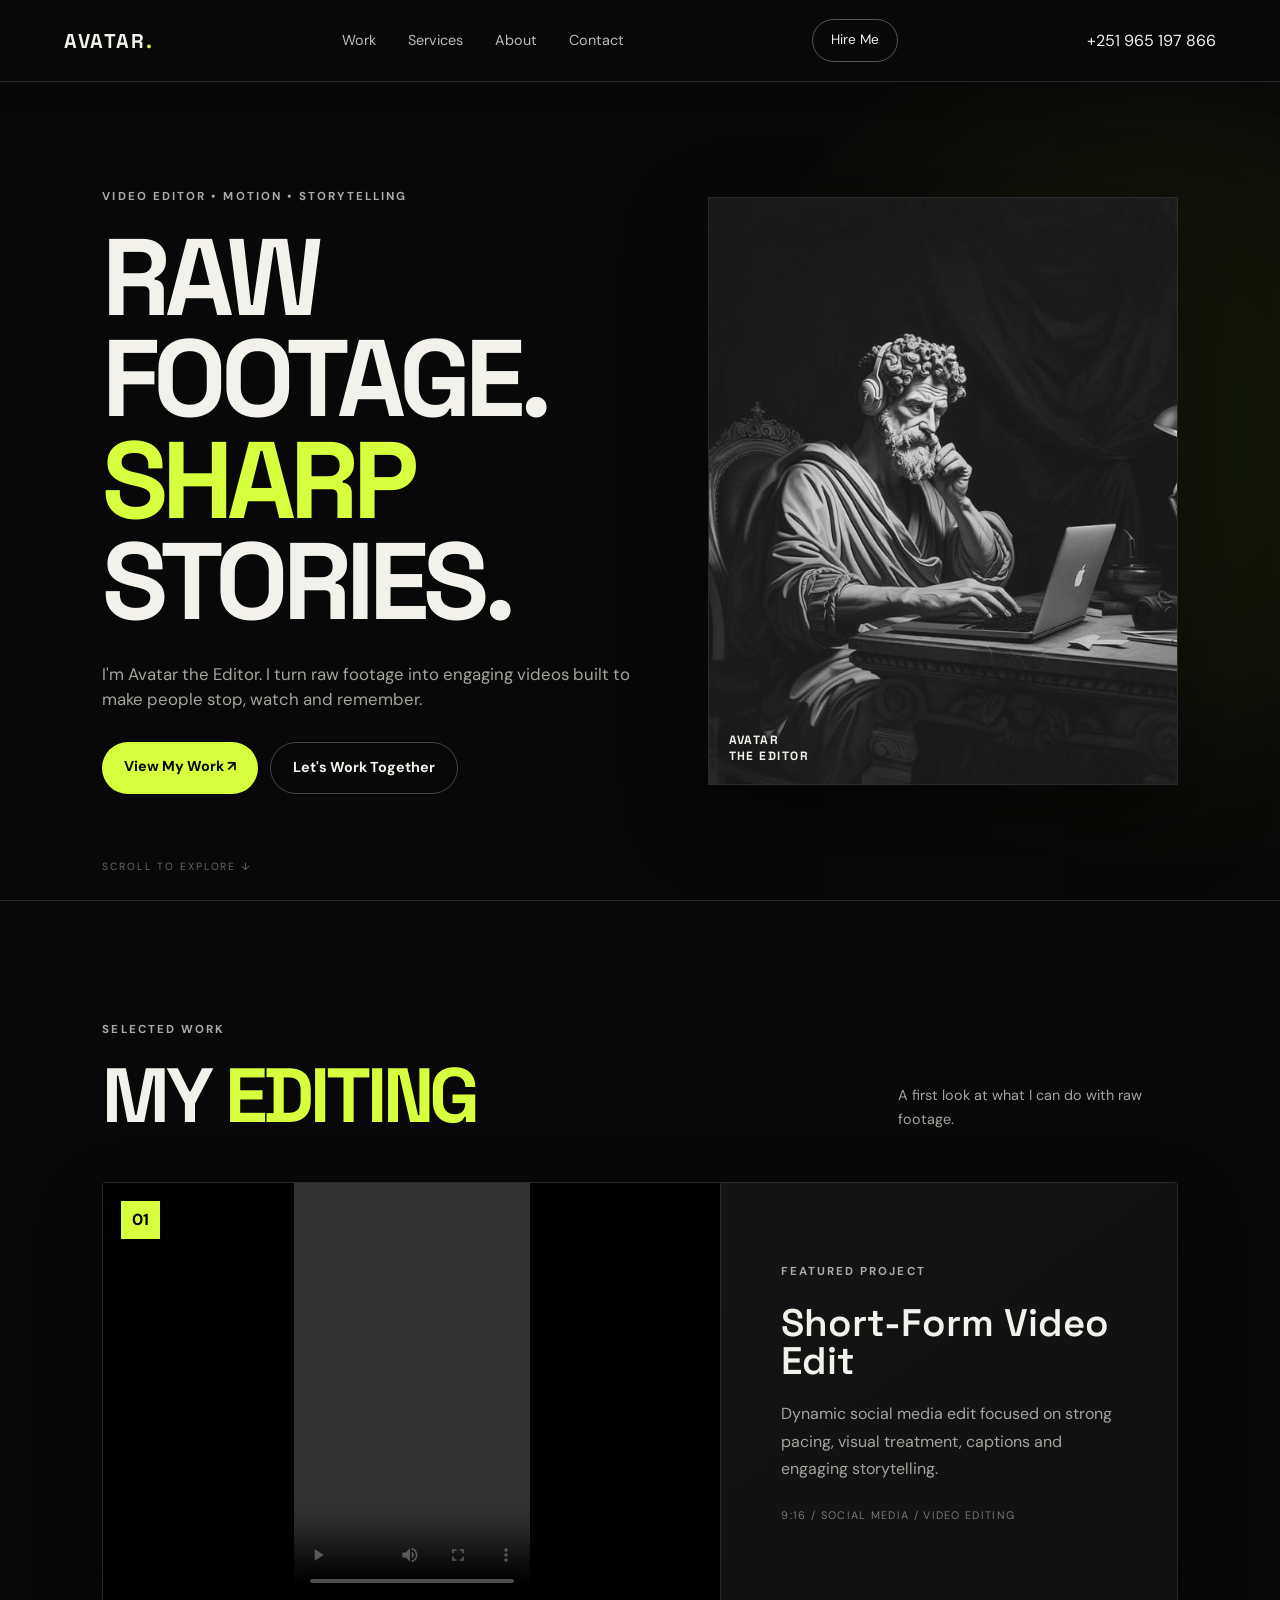
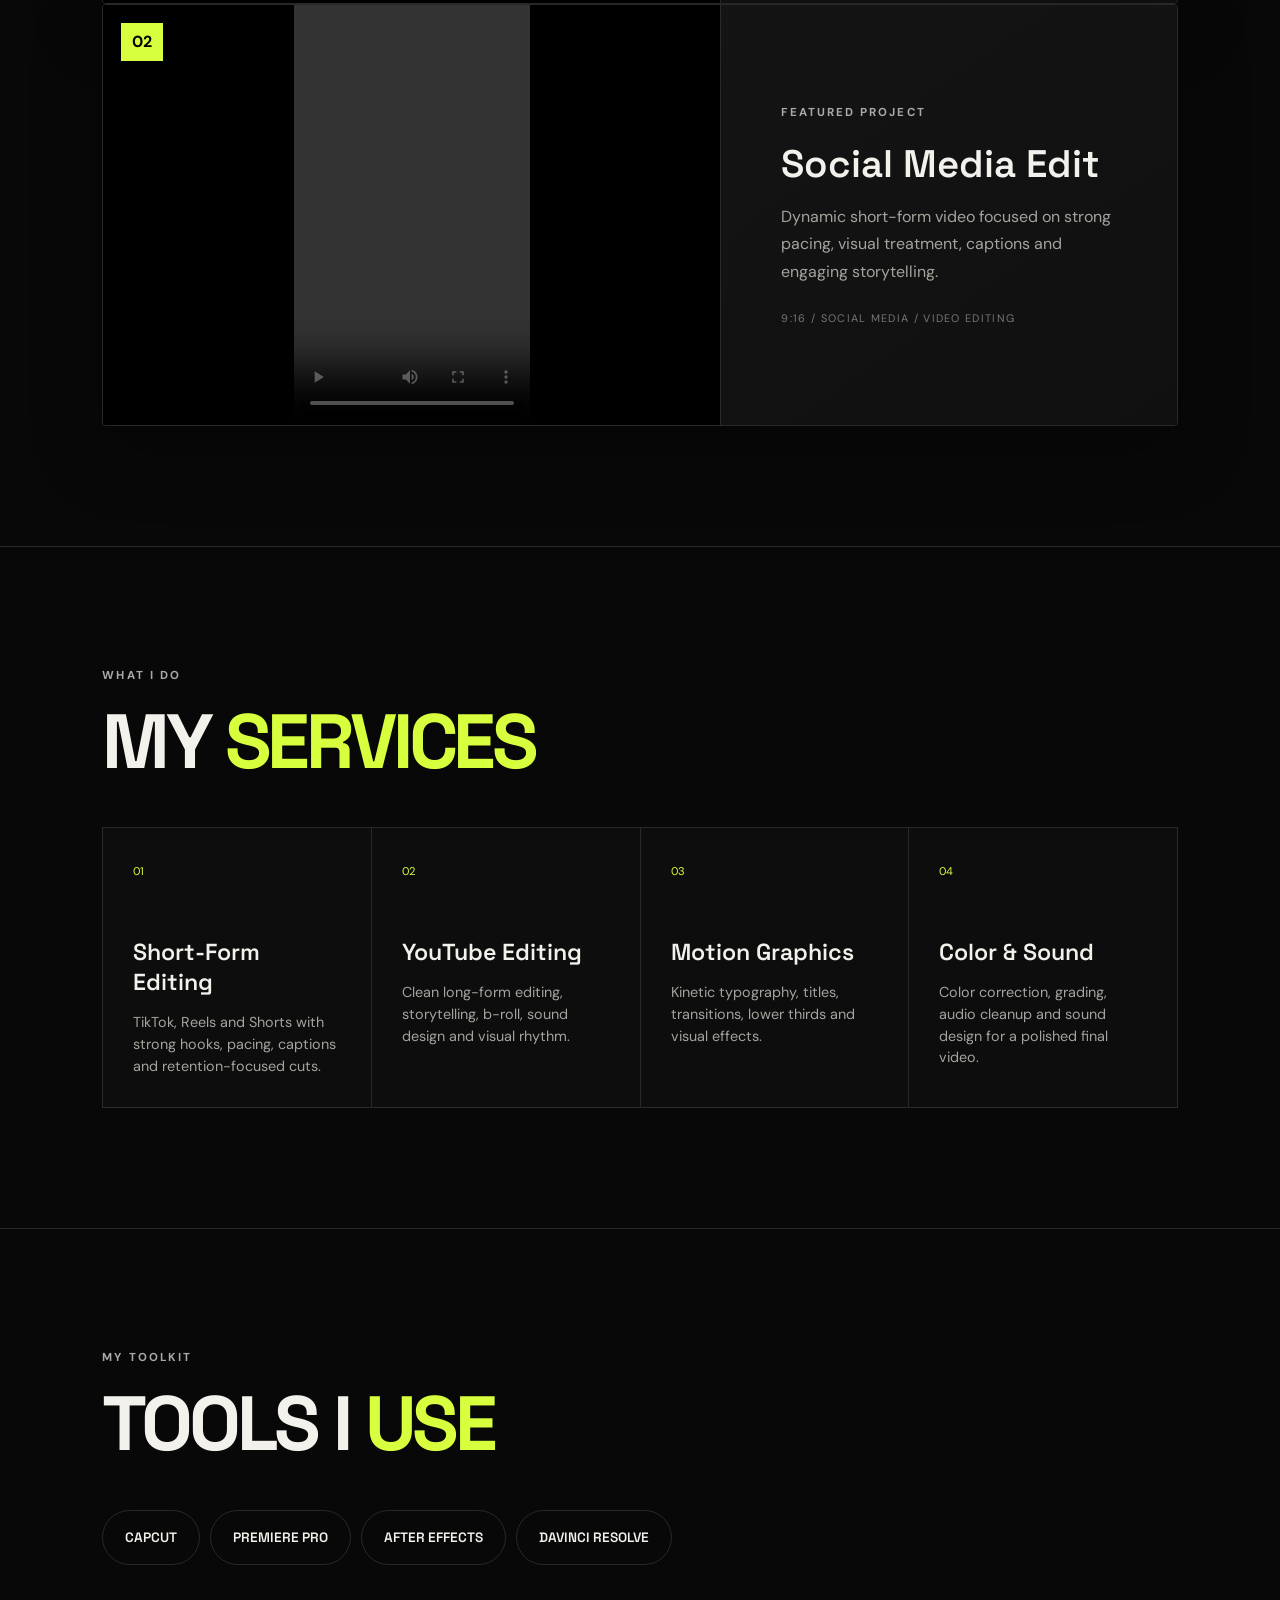
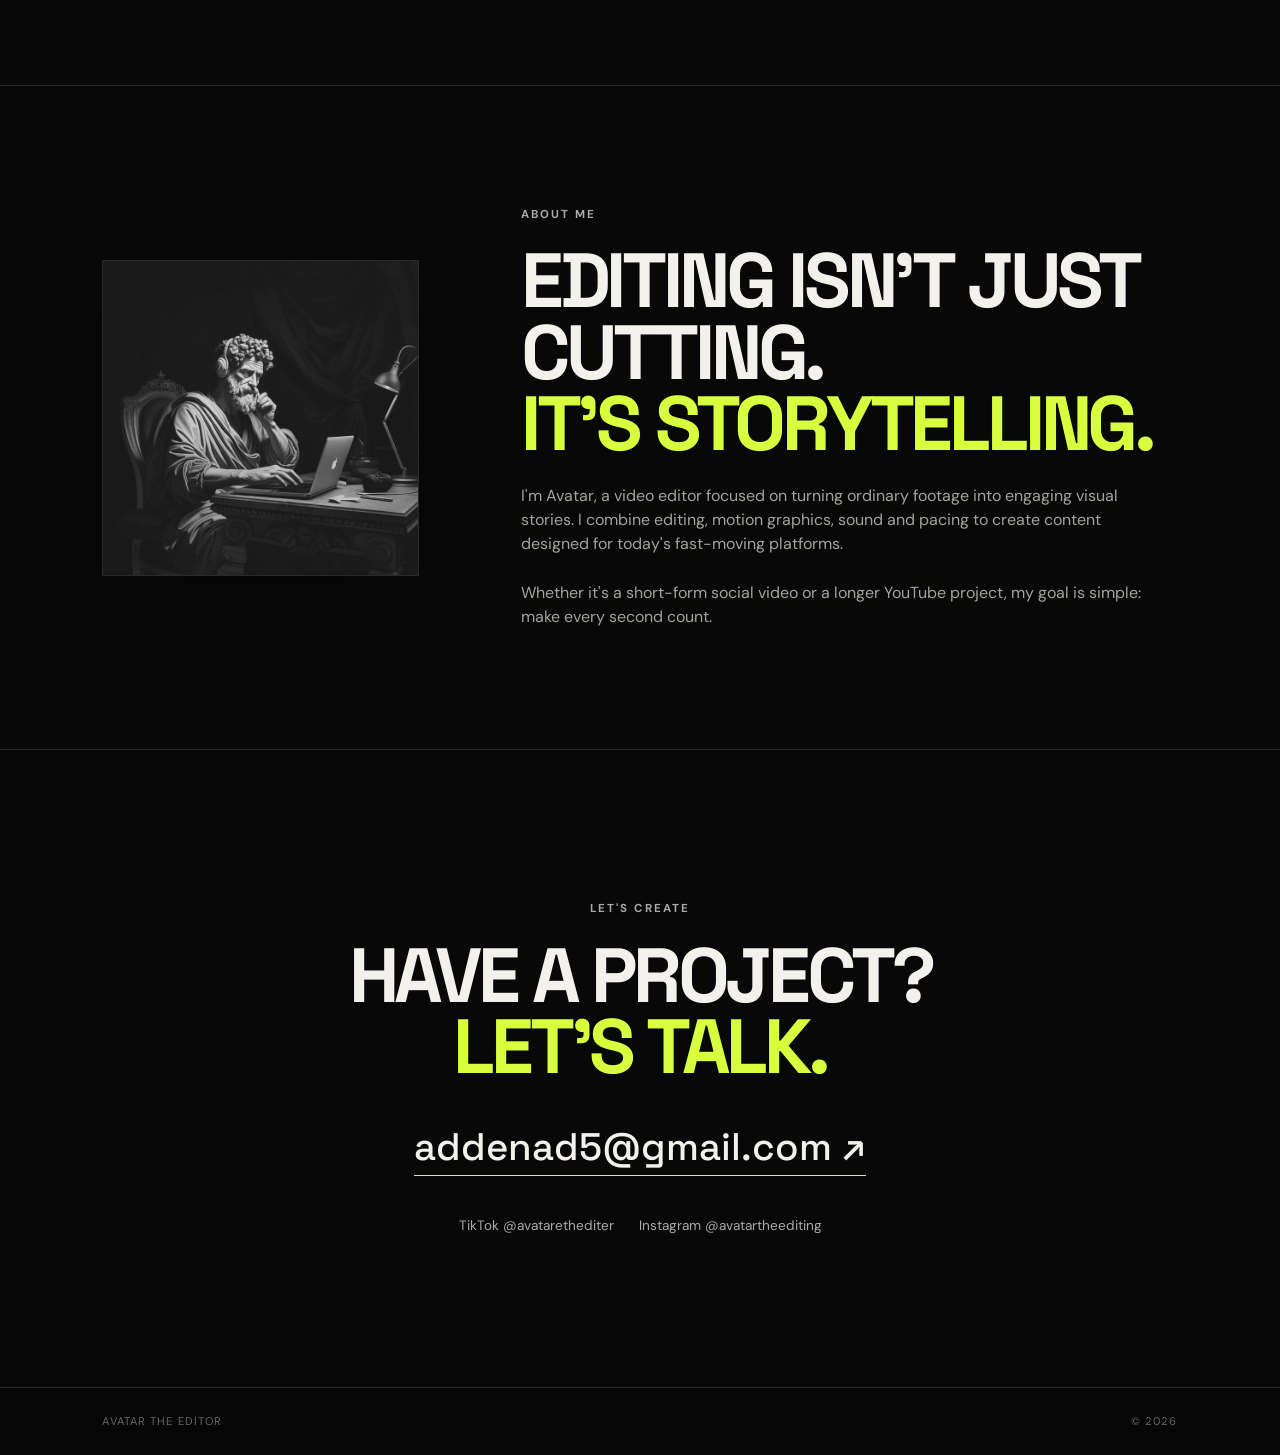
<file: index.html>
<!DOCTYPE html>
<html lang="en">
<head>
  <!-- Google Analytics -->
<script async src="https://www.googletagmanager.com/gtag/js?id=G-EDX87VMCNP"></script>
<script>
  window.dataLayer = window.dataLayer || [];
  function gtag(){dataLayer.push(arguments);}
  gtag('js', new Date());

  gtag('config', 'G-EDX87VMCNP');
</script>
  <meta charset="UTF-8">
  <meta name="viewport" content="width=device-width, initial-scale=1.0">
  <meta name="description" content="Avatar the Editor — Video editing, motion graphics and short-form content.">
  <title>Avatar the Editor — Video Editor</title>
  <link rel="stylesheet" href="style.css">
</head>
<body>
  <header class="nav">
    <a class="logo" href="#home">AVATAR<span>.</span></a>
    <nav>
      <a href="#work">Work</a>
      <a href="#services">Services</a>
      <a href="#about">About</a>
      <a href="#contact">Contact</a>
    </nav>
    <a class="nav-cta" href="mailto:addenad5@gmail.com">Hire Me</a>
    <a class="phone" href="tel:+251965197866">+251 965 197 866</a>
  </header>

  <main>
    <section class="hero" id="home">
      <div class="hero-glow"></div>
      <div class="hero-copy">
        <p class="eyebrow">VIDEO EDITOR • MOTION • STORYTELLING</p>
        <h1>RAW FOOTAGE.<br><em>SHARP</em> STORIES.</h1>
        <p class="hero-text">I'm Avatar the Editor. I turn raw footage into engaging videos built to make people stop, watch and remember.</p>
        <div class="hero-actions">
          <a class="button primary" href="#work">View My Work <span>↗</span></a>
          <a class="button ghost" href="#contact">Let's Work Together</a>
        </div>
      </div>
      <div class="hero-image">
        <img src="avatar-profile.jpg" alt="Avatar the Editor">
        <div class="image-tag">AVATAR<br>THE EDITOR</div>
      </div>
      <div class="scroll-note">SCROLL TO EXPLORE ↓</div>
    </section>

    <section class="work section" id="work">
      <div class="section-head">
        <div>
          <p class="eyebrow">SELECTED WORK</p>
          <h2>MY <em>EDITING</em></h2>
        </div>
        <p class="section-note">A first look at what I can do with raw footage.</p>
      </div>

      <article class="featured-card">
        <div class="video-wrap">
          <video controls playsinline preload="metadata">
            <source src="avatar-project-01-web.mp4" type="video/mp4">
            Your browser does not support video playback.
          </video>
          <div class="project-number">01</div>
        </div>
        <div class="project-info">
          <p class="eyebrow">FEATURED PROJECT</p>
          <h3>Short-Form Video Edit</h3>
          <p>Dynamic social media edit focused on strong pacing, visual treatment, captions and engaging storytelling.</p>
          <span class="project-type">9:16 / SOCIAL MEDIA / VIDEO EDITING</span>
        </div>
      </article>

<article class="featured-card">
  <div class="video-wrap">
    <video controls playsinline preload="metadata">
      <source src="avatar-project-02-web.mp4" type="video/mp4">
      Your browser does not support video playback.
    </video>
    <div class="project-number">02</div>
  </div>

  <div class="project-info">
    <p class="eyebrow">FEATURED PROJECT</p>
    <h3>Social Media Edit</h3>
    <p>Dynamic short-form video focused on strong pacing, visual treatment, captions and engaging storytelling.</p>
    <span class="project-type">9:16 / SOCIAL MEDIA / VIDEO EDITING</span>
  </div>
</article>

</section>

    <section class="services section" id="services">
      <div class="section-head">
        <div>
          <p class="eyebrow">WHAT I DO</p>
          <h2>MY <em>SERVICES</em></h2>
        </div>
      </div>
      <div class="service-grid">
        <article><span>01</span><h3>Short-Form Editing</h3><p>TikTok, Reels and Shorts with strong hooks, pacing, captions and retention-focused cuts.</p></article>
        <article><span>02</span><h3>YouTube Editing</h3><p>Clean long-form editing, storytelling, b-roll, sound design and visual rhythm.</p></article>
        <article><span>03</span><h3>Motion Graphics</h3><p>Kinetic typography, titles, transitions, lower thirds and visual effects.</p></article>
        <article><span>04</span><h3>Color & Sound</h3><p>Color correction, grading, audio cleanup and sound design for a polished final video.</p></article>
      </div>
    </section>

    <section class="tools section">
      <div class="section-head">
        <div>
          <p class="eyebrow">MY TOOLKIT</p>
          <h2>TOOLS I <em>USE</em></h2>
        </div>
      </div>
      <div class="tools-list">
        <span>CAPCUT</span>
        <span>PREMIERE PRO</span>
        <span>AFTER EFFECTS</span>
        <span>DAVINCI RESOLVE</span>
      </div>
    </section>

    <section class="about section" id="about">
      <div class="about-image">
        <img src="avatar-profile.jpg" alt="Avatar the Editor profile">
      </div>
      <div class="about-copy">
        <p class="eyebrow">ABOUT ME</p>
        <h2>EDITING ISN'T JUST CUTTING.<br><em>IT'S STORYTELLING.</em></h2>
        <p>I'm Avatar, a video editor focused on turning ordinary footage into engaging visual stories. I combine editing, motion graphics, sound and pacing to create content designed for today's fast-moving platforms.</p>
        <p>Whether it's a short-form social video or a longer YouTube project, my goal is simple: make every second count.</p>
      </div>
    </section>

    <section class="contact section" id="contact">
      <p class="eyebrow">LET'S CREATE</p>
      <h2>HAVE A PROJECT?<br><em>LET'S TALK.</em></h2>
      <a class="email" href="mailto:addenad5@gmail.com">addenad5@gmail.com ↗</a>
      <div class="socials">
        <a href="https://www.tiktok.com/@avatarethediter" target="_blank" rel="noopener">TikTok @avatarethediter</a>
        <a href="https://www.instagram.com/avatartheediting" target="_blank" rel="noopener">Instagram @avatartheediting</a>
      </div>
    </section>
  </main>

  <footer>
    <span>AVATAR THE EDITOR</span>
    <span>© 2026</span>
  </footer>

  <script src="script.js"></script>
</body>
</html>
</file>
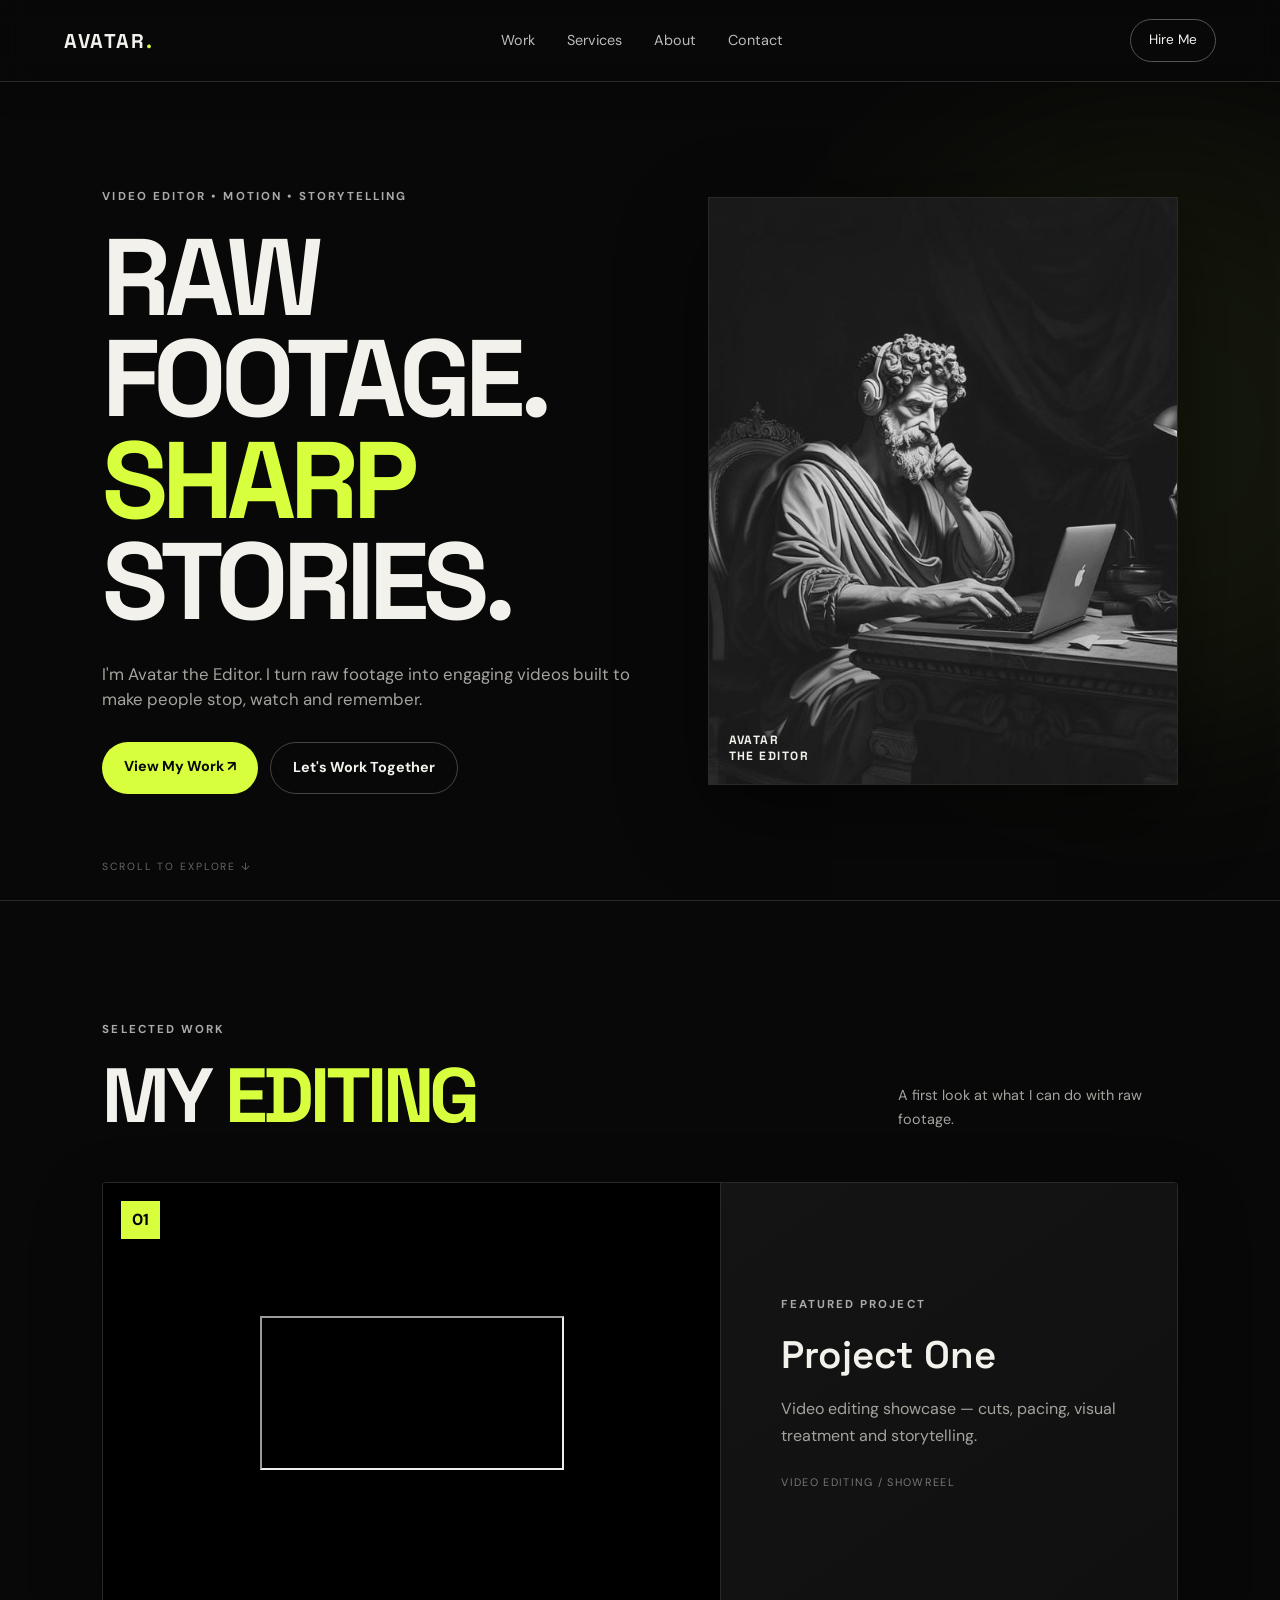
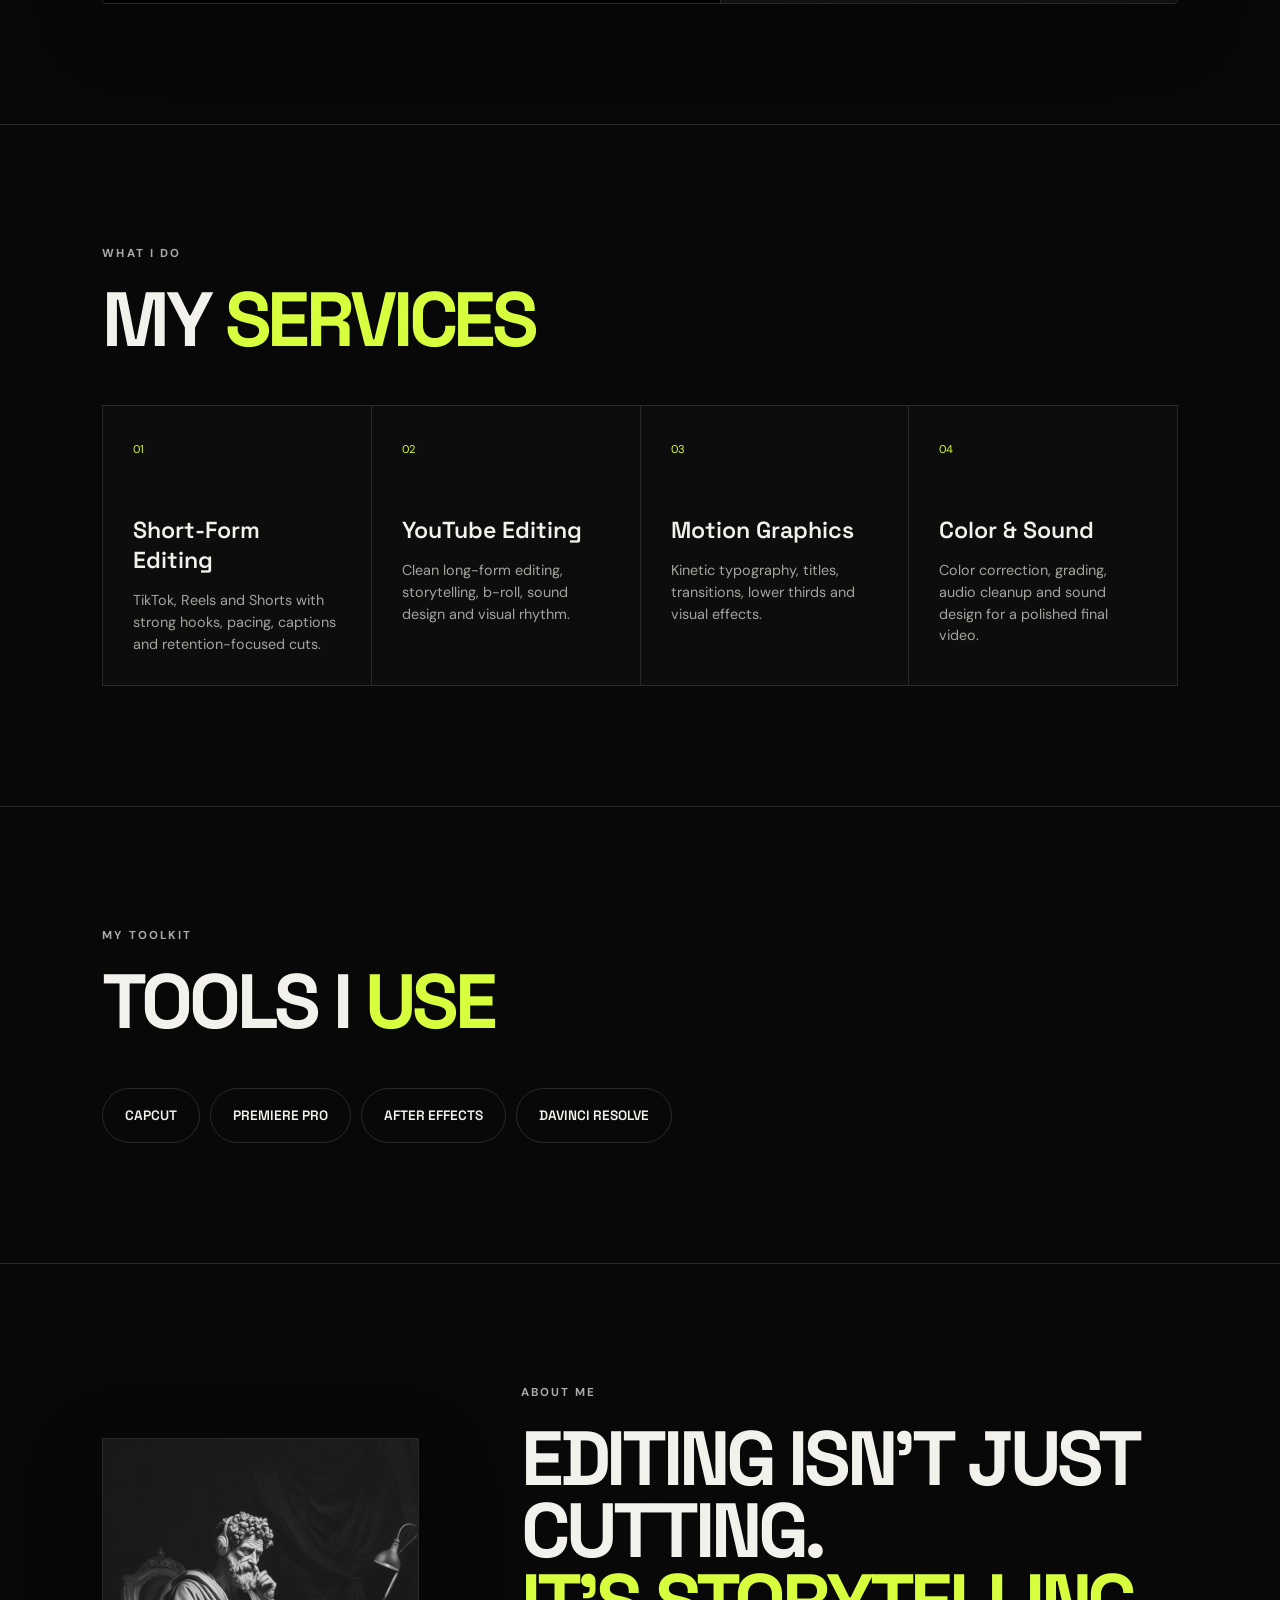
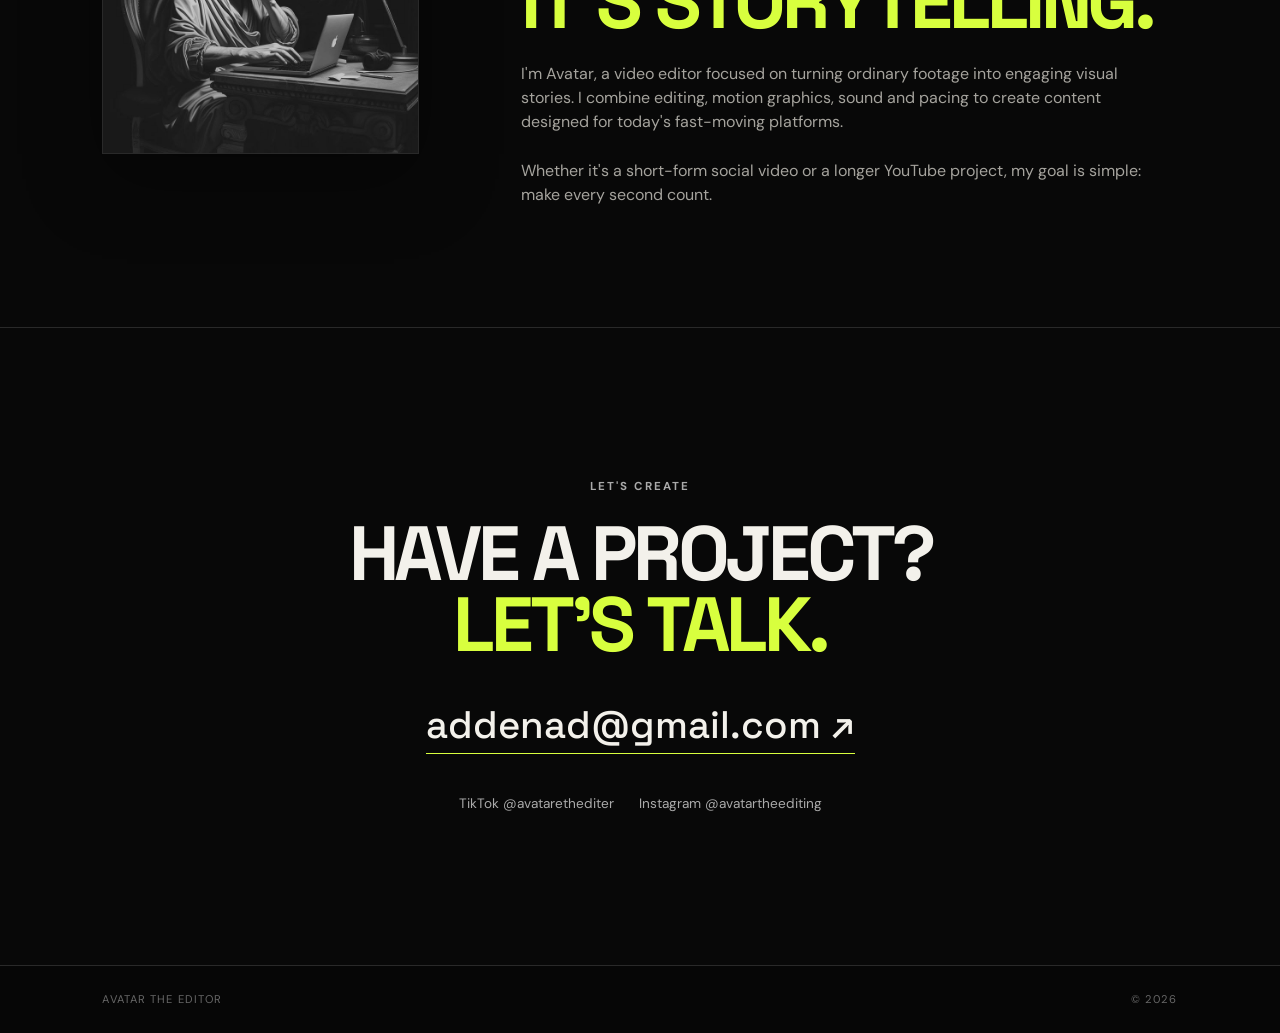
<file: index (1).html>
<!DOCTYPE html>
<html lang="en">
<head>
  <meta charset="UTF-8">
  <meta name="viewport" content="width=device-width, initial-scale=1.0">
  <meta name="description" content="Avatar the Editor — Video editing, motion graphics and short-form content.">
  <title>Avatar the Editor — Video Editor</title>
  <link rel="stylesheet" href="style.css">
</head>
<body>
  <header class="nav">
    <a class="logo" href="#home">AVATAR<span>.</span></a>
    <nav>
      <a href="#work">Work</a>
      <a href="#services">Services</a>
      <a href="#about">About</a>
      <a href="#contact">Contact</a>
    </nav>
    <a class="nav-cta" href="mailto:addenad5@gmail.com">Hire Me</a>
  </header>

  <main>
    <section class="hero" id="home">
      <div class="hero-glow"></div>
      <div class="hero-copy">
        <p class="eyebrow">VIDEO EDITOR • MOTION • STORYTELLING</p>
        <h1>RAW FOOTAGE.<br><em>SHARP</em> STORIES.</h1>
        <p class="hero-text">I'm Avatar the Editor. I turn raw footage into engaging videos built to make people stop, watch and remember.</p>
        <div class="hero-actions">
          <a class="button primary" href="#work">View My Work <span>↗</span></a>
          <a class="button ghost" href="#contact">Let's Work Together</a>
        </div>
      </div>
      <div class="hero-image">
        <img src="avatar-profile.jpg" alt="Avatar the Editor">
        <div class="image-tag">AVATAR<br>THE EDITOR</div>
      </div>
      <div class="scroll-note">SCROLL TO EXPLORE ↓</div>
    </section>

    <section class="work section" id="work">
      <div class="section-head">
        <div>
          <p class="eyebrow">SELECTED WORK</p>
          <h2>MY <em>EDITING</em></h2>
        </div>
        <p class="section-note">A first look at what I can do with raw footage.</p>
      </div>

      <article class="featured-card">
        <div class="video-wrap">
          <iframe
            src="https://drive.google.com/file/d/1Fze6aBh464pCNOs9XmRoDuAFvX4SzBcl/preview"
            title="Avatar the Editor — Project 1"
            allow="autoplay; fullscreen"
            allowfullscreen>
          </iframe>
          <div class="project-number">01</div>
        </div>
        <div class="project-info">
          <p class="eyebrow">FEATURED PROJECT</p>
          <h3>Project One</h3>
          <p>Video editing showcase — cuts, pacing, visual treatment and storytelling.</p>
          <span class="project-type">VIDEO EDITING / SHOWREEL</span>
        </div>
      </article>
    </section>

    <section class="services section" id="services">
      <div class="section-head">
        <div>
          <p class="eyebrow">WHAT I DO</p>
          <h2>MY <em>SERVICES</em></h2>
        </div>
      </div>
      <div class="service-grid">
        <article><span>01</span><h3>Short-Form Editing</h3><p>TikTok, Reels and Shorts with strong hooks, pacing, captions and retention-focused cuts.</p></article>
        <article><span>02</span><h3>YouTube Editing</h3><p>Clean long-form editing, storytelling, b-roll, sound design and visual rhythm.</p></article>
        <article><span>03</span><h3>Motion Graphics</h3><p>Kinetic typography, titles, transitions, lower thirds and visual effects.</p></article>
        <article><span>04</span><h3>Color & Sound</h3><p>Color correction, grading, audio cleanup and sound design for a polished final video.</p></article>
      </div>
    </section>

    <section class="tools section">
      <div class="section-head">
        <div>
          <p class="eyebrow">MY TOOLKIT</p>
          <h2>TOOLS I <em>USE</em></h2>
        </div>
      </div>
      <div class="tools-list">
        <span>CAPCUT</span>
        <span>PREMIERE PRO</span>
        <span>AFTER EFFECTS</span>
        <span>DAVINCI RESOLVE</span>
      </div>
    </section>

    <section class="about section" id="about">
      <div class="about-image">
        <img src="avatar-profile.jpg" alt="Avatar the Editor profile">
      </div>
      <div class="about-copy">
        <p class="eyebrow">ABOUT ME</p>
        <h2>EDITING ISN'T JUST CUTTING.<br><em>IT'S STORYTELLING.</em></h2>
        <p>I'm Avatar, a video editor focused on turning ordinary footage into engaging visual stories. I combine editing, motion graphics, sound and pacing to create content designed for today's fast-moving platforms.</p>
        <p>Whether it's a short-form social video or a longer YouTube project, my goal is simple: make every second count.</p>
      </div>
    </section>

    <section class="contact section" id="contact">
      <p class="eyebrow">LET'S CREATE</p>
      <h2>HAVE A PROJECT?<br><em>LET'S TALK.</em></h2>
      <a class="email" href="mailto:addenad@gmail.com">addenad@gmail.com ↗</a>
      <div class="socials">
        <a href="https://www.tiktok.com/@avatarethediter" target="_blank" rel="noopener">TikTok @avatarethediter</a>
        <a href="https://www.instagram.com/avatartheediting" target="_blank" rel="noopener">Instagram @avatartheediting</a>
      </div>
    </section>
  </main>

  <footer>
    <span>AVATAR THE EDITOR</span>
    <span>© 2026</span>
  </footer>

  <script src="script.js"></script>
</body>
</html>
</file>
<file: style.css>
@import url('https://fonts.googleapis.com/css2?family=DM+Sans:wght@400;500;700&family=Space+Grotesk:wght@400;500;600;700&display=swap');

:root{--bg:#080808;--text:#f3f1eb;--muted:#a5a39d;--line:#292929;--accent:#d8ff3e;--card:#111111}
*{box-sizing:border-box;margin:0;padding:0}
html{scroll-behavior:smooth}
body{background:var(--bg);color:var(--text);font-family:"DM Sans",sans-serif;line-height:1.5}
a{color:inherit;text-decoration:none}
.nav{height:82px;display:flex;align-items:center;justify-content:space-between;padding:0 5vw;border-bottom:1px solid var(--line);position:sticky;top:0;z-index:20;background:rgba(8,8,8,.88);backdrop-filter:blur(12px)}
.logo{font:700 1.25rem "Space Grotesk";letter-spacing:.08em}.logo span{color:var(--accent)}
nav{display:flex;gap:32px;color:#bbb;font-size:.9rem}nav a:hover{color:var(--text)}
.nav-cta{border:1px solid #555;padding:10px 18px;border-radius:100px;font-size:.85rem}
.hero{min-height:calc(100vh - 82px);display:grid;grid-template-columns:1.15fr .85fr;align-items:center;padding:7vw 8vw;position:relative;overflow:hidden}
.hero-glow{position:absolute;width:600px;height:600px;border-radius:50%;background:var(--accent);opacity:.06;filter:blur(100px);right:-180px;top:50px}
.hero-copy{position:relative;z-index:2}.eyebrow{font-size:.72rem;letter-spacing:.18em;color:#aaa;font-weight:700;margin-bottom:22px}
h1,h2{font-family:"Space Grotesk";line-height:.93;letter-spacing:-.055em}
h1{font-size:clamp(4rem,8.5vw,8.5rem);max-width:900px}
h1 em,h2 em{font-style:normal;color:var(--accent)}
.hero-text{max-width:560px;color:var(--muted);font-size:1.05rem;margin:30px 0}
.hero-actions{display:flex;gap:12px;flex-wrap:wrap}.button{padding:14px 22px;border-radius:100px;font-weight:700;font-size:.9rem}.button.primary{background:var(--accent);color:#080808}.button.ghost{border:1px solid #444}
.hero-image{position:relative;justify-self:end;width:min(38vw,470px);aspect-ratio:4/5;background:#151515;overflow:hidden}.hero-image img,.about-image img{width:100%;height:100%;object-fit:cover;filter:grayscale(1);mix-blend-mode:screen;opacity:.92}.image-tag{position:absolute;bottom:20px;left:20px;font:700 .75rem "Space Grotesk";letter-spacing:.12em}
.scroll-note{position:absolute;bottom:25px;left:8vw;color:#666;font-size:.65rem;letter-spacing:.18em}
.section{padding:120px 8vw;border-top:1px solid var(--line)}.section-head{display:flex;justify-content:space-between;align-items:end;margin-bottom:50px}
h2{font-size:clamp(3rem,6vw,6rem)}.section-note{max-width:280px;color:var(--muted);font-size:.9rem}
.featured-card{background:var(--card);border:1px solid var(--line);display:grid;grid-template-columns:1.6fr .7fr}.video-wrap{position:relative;background:#000;min-height:420px;display:flex;justify-content:center;align-items:center}.video-wrap video{width:auto;height:420px;max-width:100%;display:block;object-fit:contain}.project-number{position:absolute;top:18px;left:18px;background:var(--accent);color:#000;padding:7px 11px;font-weight:700}
.project-info{padding:45px 35px;display:flex;flex-direction:column;justify-content:end}.project-info h3{font:600 2rem "Space Grotesk";margin-bottom:15px}.project-info p:not(.eyebrow){color:var(--muted);margin-bottom:25px}.project-type{font-size:.68rem;letter-spacing:.12em;color:#777}
.service-grid{display:grid;grid-template-columns:repeat(4,1fr);border-top:1px solid var(--line);border-left:1px solid var(--line)}
.service-grid article{padding:30px;border-right:1px solid var(--line);border-bottom:1px solid var(--line);min-height:240px}.service-grid span{color:var(--accent);font-size:.7rem}.service-grid h3{font:600 1.45rem "Space Grotesk";margin:55px 0 15px}.service-grid p{color:var(--muted);font-size:.9rem}
.tools-list{display:flex;flex-wrap:wrap;gap:10px}.tools-list span{border:1px solid var(--line);padding:18px 22px;border-radius:100px;font:600 .85rem "Space Grotesk"}
.about{display:grid;grid-template-columns:.65fr 1.35fr;gap:8vw;align-items:center}.about-image{width:100%;max-width:420px;aspect-ratio:1/1;background:#151515}.about-copy p:not(.eyebrow){color:var(--muted);max-width:650px;margin-top:25px}
.contact{text-align:center;padding-top:150px;padding-bottom:150px}.contact h2{margin-bottom:40px}.email{font:500 clamp(1.5rem,3vw,3rem) "Space Grotesk";border-bottom:1px solid var(--accent);padding-bottom:4px}.socials{display:flex;justify-content:center;gap:25px;margin-top:45px;color:#aaa;font-size:.85rem}.socials a:hover{color:var(--accent)}
footer{display:flex;justify-content:space-between;padding:25px 8vw;border-top:1px solid var(--line);color:#666;font-size:.7rem;letter-spacing:.1em}
.reveal{opacity:0;transform:translateY(24px);transition:opacity .8s ease,transform .8s ease}.reveal.visible{opacity:1;transform:none}
@media(max-width:850px){nav{display:none}.hero{grid-template-columns:1fr;gap:45px;padding-top:70px}.hero-image{justify-self:start;width:min(75vw,380px)}.scroll-note{display:none}.featured-card{grid-template-columns:1fr}.video-wrap{min-height:auto}.service-grid{grid-template-columns:1fr 1fr}.about{grid-template-columns:1fr}.section{padding:85px 6vw}.nav{padding:0 6vw}}
@media(max-width:560px){h1{font-size:3.5rem}.service-grid{grid-template-columns:1fr}.socials{flex-direction:column;gap:12px}.hero{padding-left:6vw;padding-right:6vw}.hero-actions{flex-direction:column;align-items:flex-start}.button{width:100%;text-align:center}}
/* PROJECT VIDEO SIZE */
.featured-card .video-wrap {
  display: flex !important;
  justify-content: center !important;
  align-items: center !important;
  min-height: 0 !important;
  height: 420px !important;
  background: #000 !important;
}

.featured-card .video-wrap video {
  width: 236px !important;
  height: 420px !important;
  max-width: 236px !important;
  max-height: 420px !important;
  object-fit: contain !important;
  display: block !important;
}
/* ================================
   PROFESSIONAL PORTFOLIO UPGRADE
   ================================ */

/* Smooth overall feel */
html {
  scroll-behavior: smooth;
}

body {
  overflow-x: hidden;
}

/* Navigation */
.nav {
  box-shadow: 0 8px 30px rgba(0,0,0,.18);
}

.nav a {
  transition: color .25s ease, border-color .25s ease,
              background .25s ease, transform .25s ease;
}

.nav nav a {
  position: relative;
}

.nav nav a::after {
  content: "";
  position: absolute;
  left: 0;
  bottom: -8px;
  width: 0;
  height: 1px;
  background: var(--accent);
  transition: width .25s ease;
}

.nav nav a:hover::after {
  width: 100%;
}

.nav-cta {
  transition: all .25s ease;
}

.nav-cta:hover {
  border-color: var(--accent);
  color: var(--accent);
  transform: translateY(-2px);
}

/* Hero */
.hero-copy {
  animation: heroIn .8s ease both;
}

.hero-image {
  border: 1px solid #292929;
  box-shadow: 0 30px 80px rgba(0,0,0,.45);
  transition: transform .5s ease, box-shadow .5s ease;
}

.hero-image:hover {
  transform: translateY(-8px);
  box-shadow: 0 40px 100px rgba(0,0,0,.6);
}

@keyframes heroIn {
  from {
    opacity: 0;
    transform: translateY(25px);
  }
  to {
    opacity: 1;
    transform: translateY(0);
  }
}

/* Buttons */
.button {
  transition: transform .25s ease,
              box-shadow .25s ease,
              background .25s ease;
}

.button.primary:hover {
  transform: translateY(-3px);
  box-shadow: 0 12px 30px rgba(216,255,62,.18);
}

.button.ghost:hover {
  border-color: var(--accent);
  color: var(--accent);
  transform: translateY(-3px);
}

/* Featured project */
.featured-card {
  overflow: hidden;
  border-radius: 4px;
  box-shadow: 0 25px 70px rgba(0,0,0,.3);
  transition: transform .4s ease, border-color .4s ease;
}

.featured-card:hover {
  transform: translateY(-5px);
  border-color: #3d3d3d;
}

.video-wrap {
  overflow: hidden;
}

.video-wrap video {
  transition: transform .5s ease;
}

.featured-card:hover .video-wrap video {
  transform: scale(1.02);
}

.project-number {
  box-shadow: 0 8px 25px rgba(0,0,0,.3);
}

.project-info {
  background: linear-gradient(
    145deg,
    #141414 0%,
    #101010 100%
  );
}

.project-info h3 {
  transition: color .25s ease;
}

.featured-card:hover .project-info h3 {
  color: var(--accent);
}

/* Services */
.service-grid article {
  background: #0d0d0d;
  transition:
    background .3s ease,
    transform .3s ease,
    border-color .3s ease;
}

.service-grid article:hover {
  background: #151515;
  transform: translateY(-5px);
}

.service-grid article h3 {
  transition: color .25s ease;
}

.service-grid article:hover h3 {
  color: var(--accent);
}

/* Tools */
.tools-list span {
  transition:
    border-color .25s ease,
    color .25s ease,
    background .25s ease,
    transform .25s ease;
}

.tools-list span:hover {
  border-color: var(--accent);
  color: var(--accent);
  background: rgba(216,255,62,.04);
  transform: translateY(-3px);
}

/* About image */
.about-image {
  border: 1px solid var(--line);
  box-shadow: 0 25px 70px rgba(0,0,0,.35);
  overflow: hidden;
}

.about-image img {
  transition: transform .6s ease;
}

.about-image:hover img {
  transform: scale(1.04);
}

/* Contact */
.email {
  transition: color .25s ease, border-color .25s ease;
}

.email:hover {
  color: var(--accent);
  border-color: #fff;
}

.socials a {
  transition: color .25s ease, transform .25s ease;
}

.socials a:hover {
  transform: translateY(-2px);
}

/* Section headings */
.section-head {
  position: relative;
}

.section-note {
  line-height: 1.7;
}

/* Better reveal animation */
.reveal {
  opacity: 0;
  transform: translateY(35px);
  transition:
    opacity .8s ease,
    transform .8s cubic-bezier(.2,.7,.2,1);
}

.reveal.visible {
  opacity: 1;
  transform: translateY(0);
}

/* Footer */
footer {
  background: #060606;
}

/* Mobile polish */
@media(max-width:850px) {
  .featured-card {
    border-radius: 3px;
  }

  .project-info {
    padding: 35px 28px;
  }

  .hero-image {
    box-shadow: 0 20px 50px rgba(0,0,0,.4);
  }
}

@media(max-width:560px) {
  .hero {
    min-height: auto;
    padding-top: 70px;
    padding-bottom: 100px;
  }

  h1 {
    letter-spacing: -.045em;
  }

  .section {
    padding-top: 90px;
    padding-bottom: 90px;
  }

  .project-info {
    padding: 30px 24px;
  }

  .project-info h3 {
    font-size: 1.7rem;
  }

  .tools-list span {
    padding: 14px 18px;
  }
}
/* ================================
   PROJECT ONE — PREMIUM LAYOUT
   ================================ */

.featured-card {
  grid-template-columns: 1.15fr .85fr !important;
}

.project-info {
  display: flex;
  flex-direction: column;
  justify-content: center;
  padding: 60px !important;
  border-left: 1px solid var(--line);
}

.project-info h3 {
  font-size: clamp(2rem, 3vw, 3rem);
  margin-bottom: 20px;
  line-height: 1;
}

.project-info p {
  max-width: 430px;
  line-height: 1.7;
}

.project-info .project-meta {
  margin-top: 30px;
  font-size: .75rem;
  letter-spacing: .12em;
  color: var(--muted);
  text-transform: uppercase;
}

.project-info .project-meta strong {
  color: var(--accent);
  font-weight: 700;
}

@media(max-width:850px) {
  .featured-card {
    grid-template-columns: 1fr !important;
  }

  .project-info {
    border-left: 0;
    border-top: 1px solid var(--line);
    padding: 40px 30px !important;
  }
}
</file>
